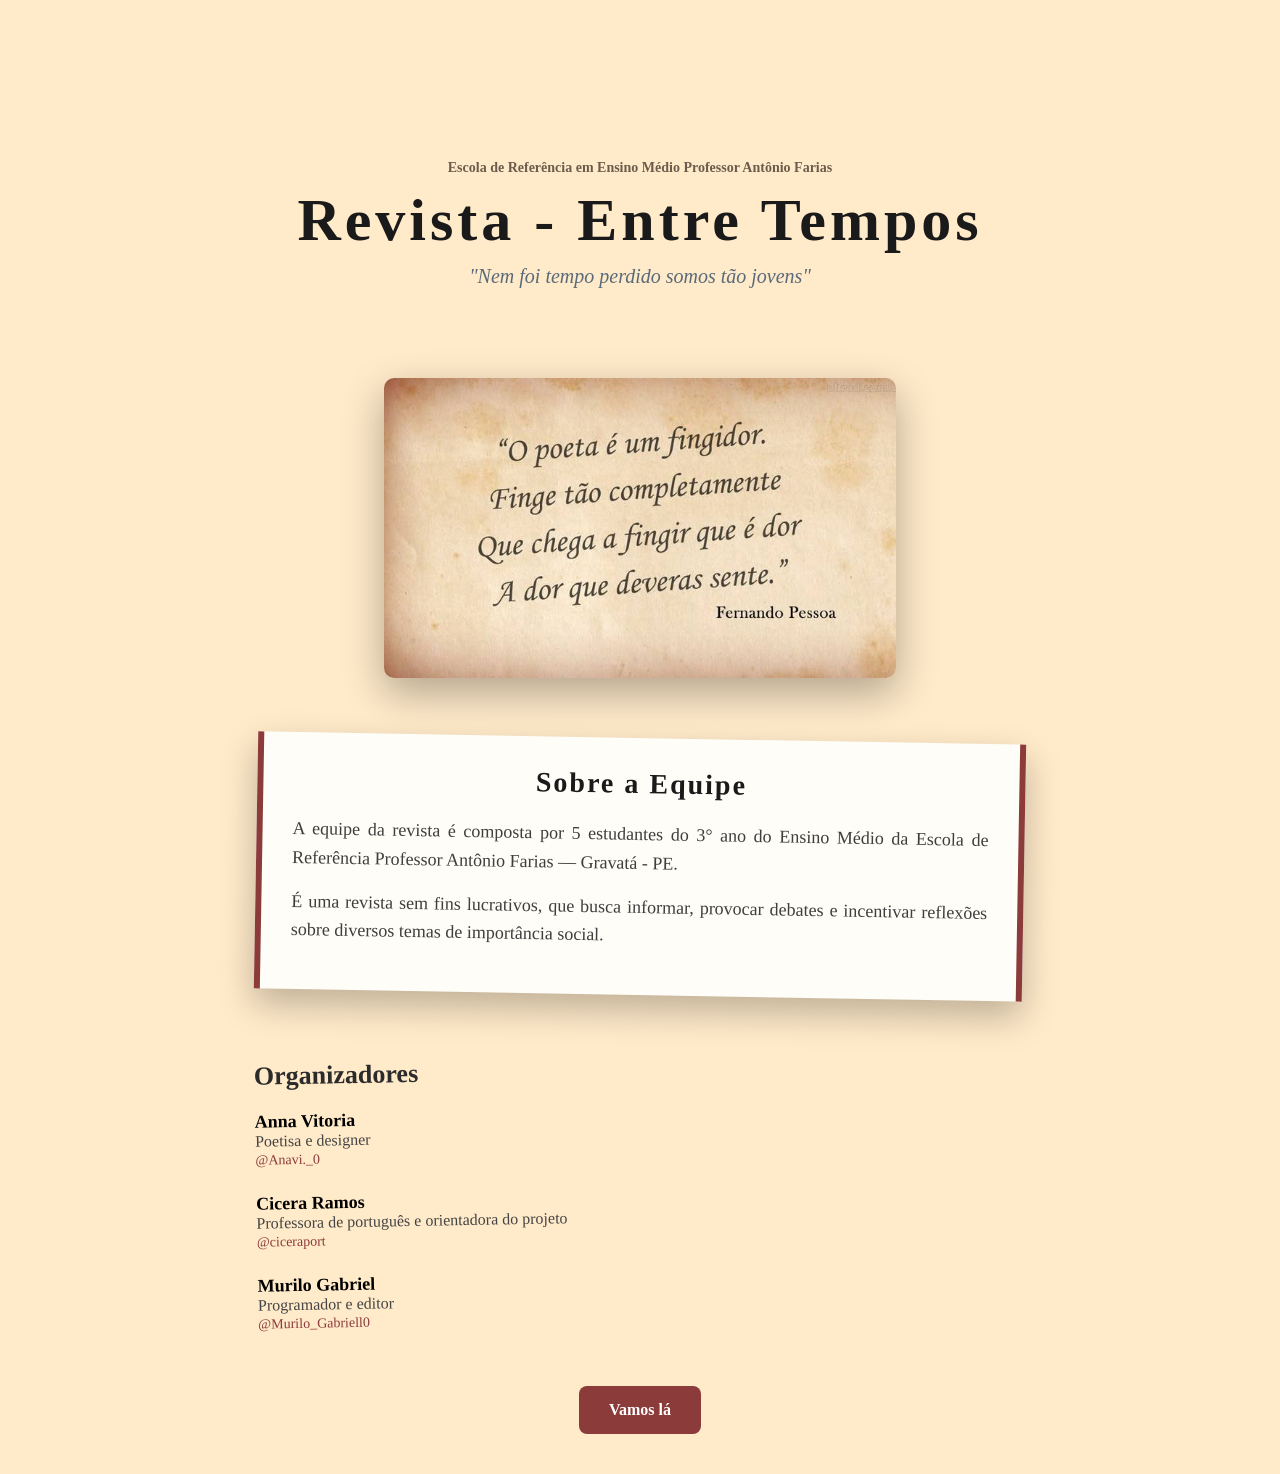
<file: Revista Eletronica/index.html>
<!DOCTYPE html>
<html lang="pt-BR">
<head>
  <meta charset="UTF-8">
  <meta name="viewport" content="width=device-width, initial-scale=1.0">
  <title>Revista Entre Tempos</title>
  <link rel="stylesheet" href="css/style.css">
</head>
<body>

<section class="hero-text">
  <h2>Escola de Referência em Ensino Médio Professor Antônio Farias</h2>
  <h1>Revista - Entre Tempos</h1>
  <p>"Nem foi tempo perdido somos tão jovens"</p>
</section>

<section class="carousel">
  <div class="slides">

    <div class="slide">
      <img src="img/banner1.jpeg" alt="">
    </div>

    <div class="slide">
      <img src="img/banner2.jpeg" alt="">
    </div>

    <div class="slide">
      <img src="img/banner3.jpeg" alt="">
    </div>

  </div>
</section>

   <section class="sobre-revista">

  <div class="sobre-card">
    <h2>Sobre a Equipe</h2>

    <p>
      A equipe da revista é composta por 5 estudantes do 3° ano do Ensino Médio
      da Escola de Referência Professor Antônio Farias — Gravatá - PE.
    </p>

    <p>
      É uma revista sem fins lucrativos, que busca informar, provocar debates
      e incentivar reflexões sobre diversos temas de importância social.
    </p>

  </div>

</section>
<section class="organizadores">

  <h2>Organizadores</h2>
<div class="pessoa">
  <strong>Anna Vitoria</strong>
  <p>Poetisa e designer</p>
  <a href="https://www.instagram.com/anavi._0" target="_blank">@Anavi._0</a>
</div>

<div class="pessoa">
  <strong>Cicera Ramos</strong>
  <p>Professora de português e orientadora do projeto</p>
  <a href="https://www.instagram.com/ciceraport" target="_blank">@ciceraport</a>
</div>

<div class="pessoa">
  <strong>Murilo Gabriel</strong>
  <p>Programador e editor</p>
  <a href="https://www.instagram.com/murilo_gabriell0" target="_blank">@Murilo_Gabriell0</a>
</div>
</section>


<section class="acesso-folha">
  <a href="folha.html" class="botao-folha">Vamos lá</a>
</section>



<script src="js/script.js"></script>
</body>
</html>
</file>
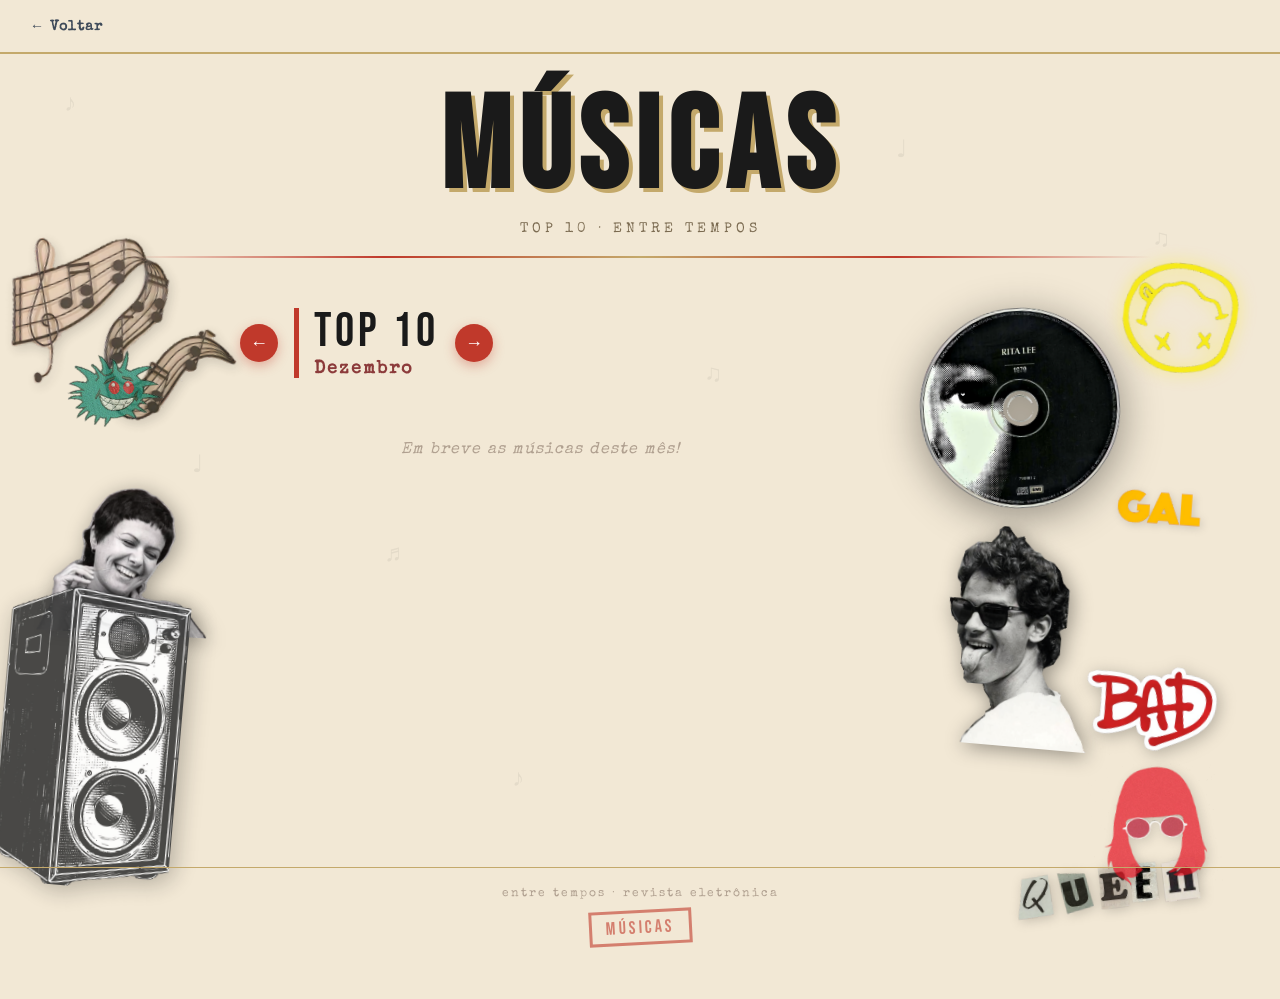
<file: topicos/musica/musica.html>
<!DOCTYPE html>
<html lang="pt-BR">
<head>
  <meta charset="UTF-8">
  <meta name="viewport" content="width=device-width, initial-scale=1.0">
  <title>Músicas - Entre Tempos</title>
  <link rel="preconnect" href="https://fonts.googleapis.com">
  <link href="https://fonts.googleapis.com/css2?family=Bebas+Neue&family=Special+Elite&family=Permanent+Marker&display=swap" rel="stylesheet">
  <link rel="stylesheet" href="musica.css">
</head>
<body>

<!-- Notas musicais flutuantes de fundo -->
<div class="notas-musicais">
  <span class="nota" style="top:10%;left:5%;animation-delay:0s">♪</span>
  <span class="nota" style="top:25%;left:90%;animation-delay:1s">♫</span>
  <span class="nota" style="top:50%;left:15%;animation-delay:2s">♩</span>
  <span class="nota" style="top:70%;left:80%;animation-delay:3s">♬</span>
  <span class="nota" style="top:85%;left:40%;animation-delay:1.5s">♪</span>
  <span class="nota" style="top:40%;left:55%;animation-delay:3.5s">♫</span>
  <span class="nota" style="top:15%;left:70%;animation-delay:2.5s">♩</span>
  <span class="nota" style="top:60%;left:30%;animation-delay:0.8s">♬</span>
</div>

<header>
  <a href="../../folha.html">← Voltar</a>
</header>

<div class="page-titulo">
  <h1>MÚSICAS</h1>
  <p class="subtitulo">top 10 · entre tempos</p>
</div>
<div class="divisor"></div>

<div class="mural-musica">

  <!-- ── Decorações espalhadas ── -->
  <img src="img/notas_musicais.png"  alt="Notas"         class="img-deco img-notas">
  <img src="img/mulher_foto.png"     alt="Artista"        class="img-deco img-mulher">
  <img src="img/caixa_som.png"       alt="Caixa de som"   class="img-deco img-caixasom">
  <img src="img/logo_nirvana.png"    alt="Nirvana"        class="img-deco img-nirvana">
  <img src="img/queen_texto.png"     alt="Queen"          class="img-deco img-queen">
  <img src="img/bad_logo.png"        alt="Bad"            class="img-deco img-bad">

  <!-- Imagens antigas mantidas -->
  <img src="img/rita_silhueta.png"   alt="Rita Lee"       class="img-deco img-rita-silhueta">
  <img src="img/gal_logo.png"        alt="GAL"            class="img-deco img-gal">
  <img src="img/monstro_verde.png"   alt="Mascote"        class="img-deco img-monstro">

  <div class="top10-wrapper">

    <!-- LISTA TOP 10 -->
    <div class="top10-lista">

      <!-- Navegação de mês -->
      <div class="nav-mes">
        <button class="seta-mes" id="seta-esq" aria-label="Mês anterior">&#8592;</button>
        <div class="top10-titulo">
          TOP 10
          <span class="mes-label" id="mes-atual">Junho</span>
        </div>
        <button class="seta-mes" id="seta-dir" aria-label="Próximo mês">&#8594;</button>
      </div>

      <!-- Lista gerada pelo JS -->
      <ul class="lista-musicas" id="lista-musicas"></ul>

    </div>

    <!-- COLUNA DIREITA -->
    <div class="decoracao-direita">
      <img src="img/rita_cd.png"      alt="CD Rita Lee" class="cd-destaque">
      <img src="img/homem_oculos.png" alt="Artista"     class="foto-homem">
    </div>

  </div>
</div>

<div class="rodape-musica">
  <div>entre tempos · revista eletrônica</div>
  <div class="carimbo">MÚSICAS</div>
</div>

<script src="musica.js"></script>
</body>
</html>
</file>
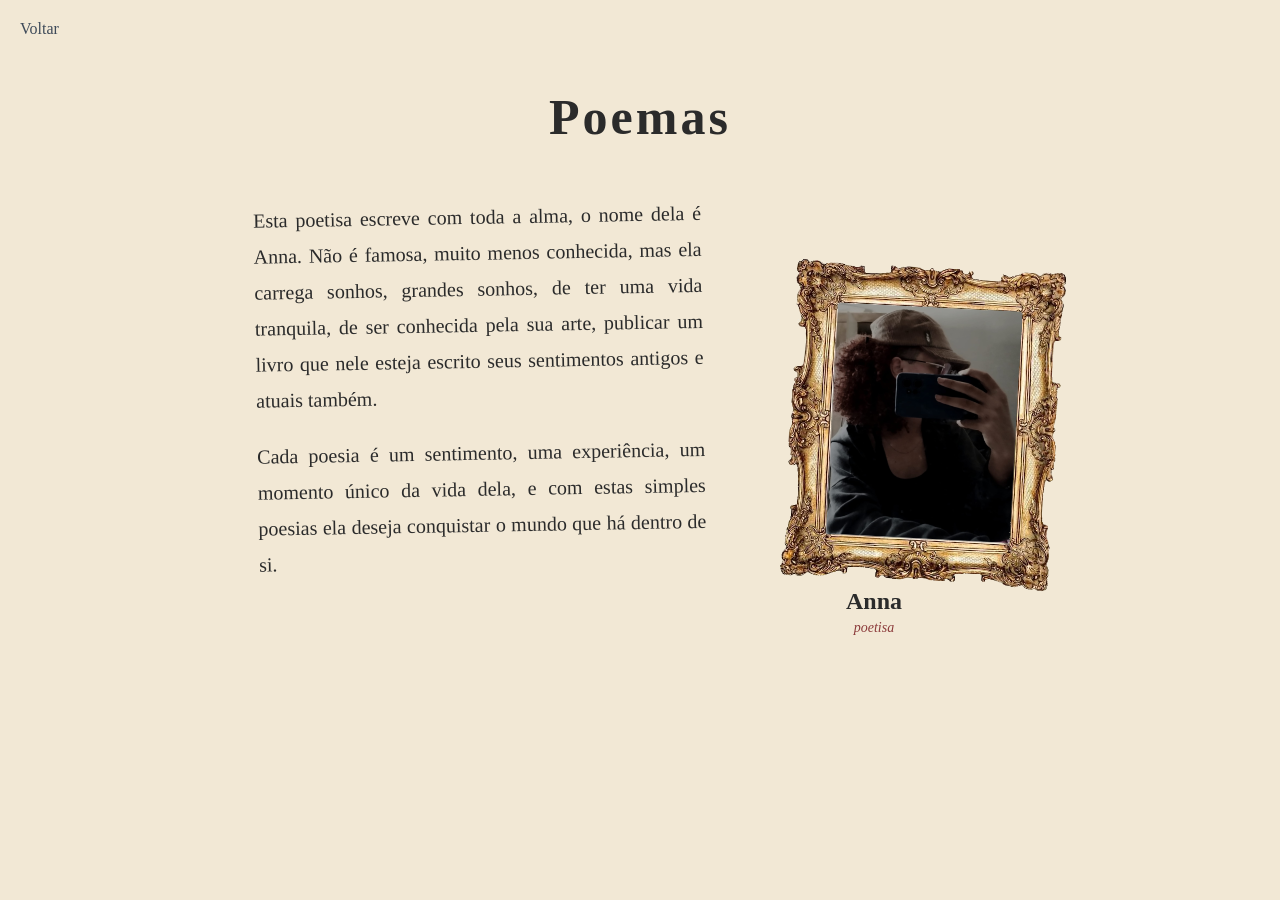
<file: topicos/poemas/poemas.html>
<!DOCTYPE html>
<html lang="pt-BR">
<head>
  <meta charset="UTF-8">
  <title>Poemas - Revista Contramão</title>
  <link rel="stylesheet" href="poemas.css">
</head>
<body>

<header>
  <nav>
    <a href="/folha.html">Voltar</a>
  </nav>
</header>

<section class="poesia-container">

  <h1 class="titulo">Poemas</h1>

  <div class="autor-box">
    <img src="anna.png" alt="Anna" class="foto-autora">
    
    <div class="info-autora">
      <h2>Anna</h2>
      <p class="sub">poetisa</p>
    </div>
  </div>

  <div class="texto-poesia">
    <p>
      Esta poetisa escreve com toda a alma, o nome dela é Anna. Não é famosa, muito menos conhecida, 
      mas ela carrega sonhos, grandes sonhos, de ter uma vida tranquila, de ser conhecida pela sua arte, 
      publicar um livro que nele esteja escrito seus sentimentos antigos e atuais também.
    </p>

    <p>
      Cada poesia é um sentimento, uma experiência, um momento único da vida dela, 
      e com estas simples poesias ela deseja conquistar o mundo que há dentro de si.
  </div>

</section>

</body>
</html>
</file>
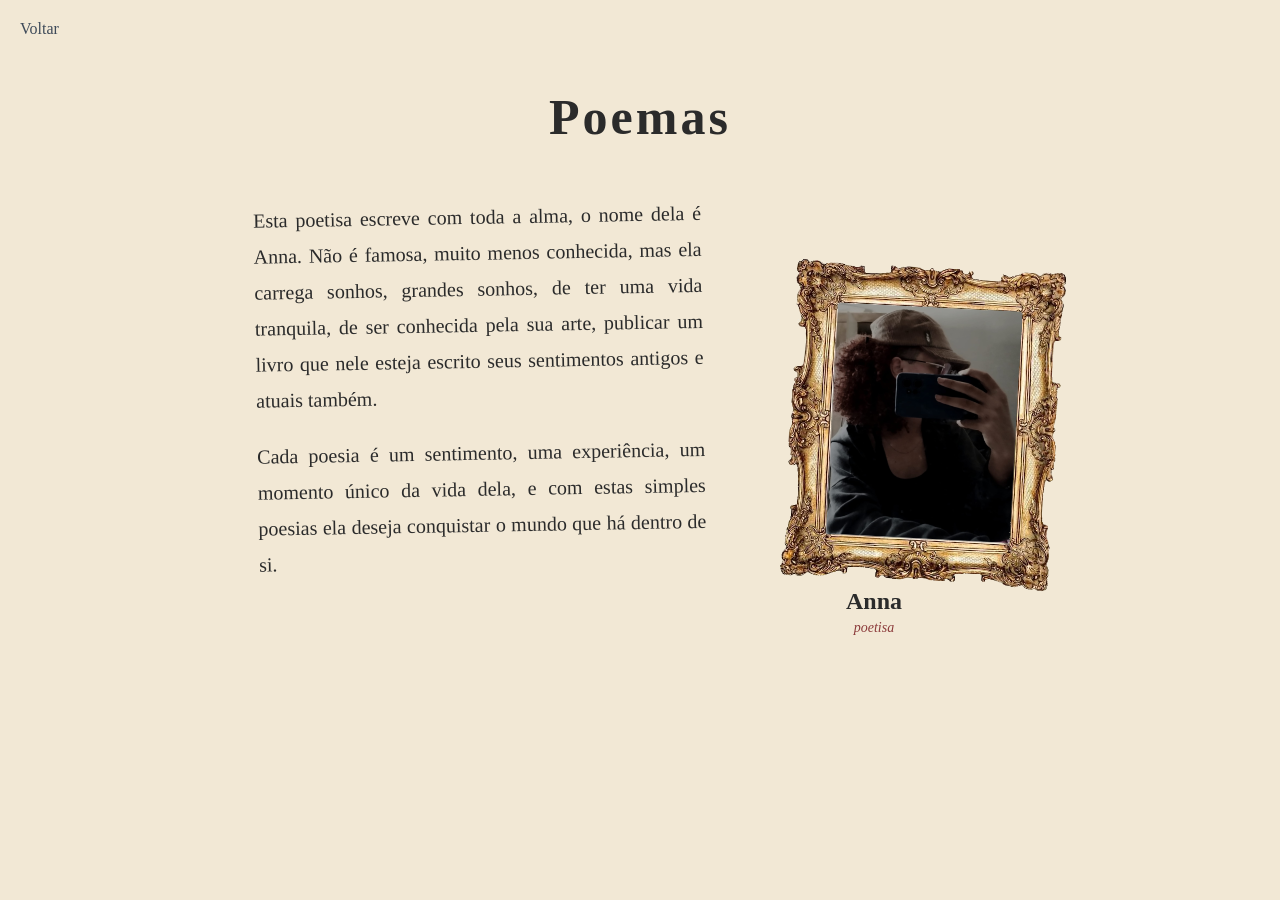
<file: Revista Eletronica/topicos/poemas/poemas.html>
<!DOCTYPE html>
<html lang="pt-BR">
<head>
  <meta charset="UTF-8">
  <title>Poemas - Revista Contramão</title>
  <link rel="stylesheet" href="poemas.css">
</head>
<body>

<header>
  <nav>
    <a href="/Revista Eletronica/folha.html">Voltar</a>
  </nav>
</header>

<section class="poesia-container">

  <h1 class="titulo">Poemas</h1>

  <div class="autor-box">
    <img src="anna.png" alt="Anna" class="foto-autora">
    
    <div class="info-autora">
      <h2>Anna</h2>
      <p class="sub">poetisa</p>
    </div>
  </div>

  <div class="texto-poesia">
    <p>
      Esta poetisa escreve com toda a alma, o nome dela é Anna. Não é famosa, muito menos conhecida, 
      mas ela carrega sonhos, grandes sonhos, de ter uma vida tranquila, de ser conhecida pela sua arte, 
      publicar um livro que nele esteja escrito seus sentimentos antigos e atuais também.
    </p>

    <p>
      Cada poesia é um sentimento, uma experiência, um momento único da vida dela, 
      e com estas simples poesias ela deseja conquistar o mundo que há dentro de si.
  </div>

</section>

</body>
</html>
</file>
<file: Revista Eletronica/css/style.css>
/* Reset */
* {
  margin: 0;
  padding: 0;
  box-sizing: border-box;
  font-family: "Georgia", "Times New Roman", serif;
}

/* FUNDO PRINCIPAL (PAPEL REALISTA) */
body {
  background: #ffeac9; /* papel claro */
  color: #2b2b2b;
}

/* TEXTURA DE PAPEL */
body::before {
  content: "";
  position: fixed;
  width: 100%;
  height: 100%;
  background: url('https://www.transparenttextures.com/patterns/aged-paper.png');
  opacity: 0.5;
  pointer-events: none;
  z-index: -1;
}

/* HEADER */
header {
  position: fixed;
  top: 0;
  width: 100%;
  height: 70px;
  background: rgba(230, 220, 198, 0.9);
  backdrop-filter: blur(5px);
  display: flex;
  align-items: center;
  z-index: 1000;
  border-bottom: 1px solid rgba(0,0,0,0.1);
}


/* HERO TEXT */
.hero-text {
  margin-top: 110px;
  text-align: center;
  padding: 50px 20px;
}

.hero-text h2 {
  font-size: 14px;
  color: #6d5c4d;
  margin-bottom: 10px;
}

.hero-text h1 {
  font-size: 60px;
  margin-bottom: 10px;
  letter-spacing: 4px;
  color: #1a1a1a;
}

.hero-text p {
  font-style: italic;
  font-size: 20px;
  color: #5a6a7a; /* cinza azulado */
}

/* CARROSSEL ESTILO POLAROID */
/* CARROSSEL SEM BORDA BRANCA */
.carousel {
  width: 40%;
  height: 300px; /* volta altura */
  margin: 40px auto;
  overflow: hidden;
  border-radius: 10px;
  box-shadow: 0 15px 40px rgba(0,0,0,0.3);
}

/* HOVER */
.carousel:hover {
  transform: rotate(0deg) scale(1.02);
}

.slides {
  display: flex;
  height: 100%;
  transition: transform 0.6s ease;
}

.slide {
  min-width: 100%;
  height: 100%;
}


.slide img {
  width: 100%;
  height: 100%;
  object-fit: cover; /* 🔥 preenche tudo */
}




/* BOTÃO PARA IR PRA FOLHA */
.acesso-folha {
  text-align: center;
  margin: 40px 0;
}

.botao-folha {
  display: inline-block;
  padding: 15px 30px;
  background: #8c3b3b; /* vermelho queimado */
  color: white;
  text-decoration: none;
  font-weight: bold;
  border-radius: 8px;
  transition: 0.3s;
}

/* Hover */
.botao-folha:hover {
  background: #000;
  transform: scale(1.05);
}



/* BLOCO SOBRE A REVISTA */
.sobre-revista {
  display: flex;
  justify-content: center;
  margin: 60px 0;
}

/* CARD ESTILO RECORTE */
.sobre-card {
  width: 60%;
  background: #fffdf7;
  padding: 30px;
  box-shadow: 0 15px 35px rgba(0,0,0,0.25);
  transform: rotate(1deg);
  border-left: 6px solid #8c3b3b;
  border-right: 6px solid #8c3b3b;
  transition: 0.3s;
}

/* HOVER */
.sobre-card:hover {
  transform: rotate(0deg) scale(1.02);
}

/* TÍTULO */
.sobre-card h2 {
  text-align: center;
  margin-bottom: 20px;
  font-size: 28px;
  letter-spacing: 2px;
  color: #1a1a1a;
}

/* TEXTO */
.sobre-card p {
  font-size: 18px;
  line-height: 1.6;
  color: #3e3e3e;
  margin-bottom: 15px;
  text-align: justify;
}





/* ORGANIZADORES (SEM CARD) */
.organizadores {
  width: 60%;
  margin: 60px auto;
  transform: rotate(-1deg);
}

/* TÍTULO */
.organizadores h2 {
  font-size: 26px;
  margin-bottom: 20px;
}

/* CADA PESSOA */
.pessoa {
  margin-bottom: 25px;
}

/* NOME */
.pessoa strong {
  font-size: 18px;
  color: #000;
}

/* FUNÇÃO */
.pessoa p {
  font-size: 16px;
  color: #444;
}

/* INSTAGRAM */
.pessoa span {
  font-size: 14px;
  color: #8c3b3b;
}




.pessoa a {
  color: #8c3b3b;      /* cor do seu tema */
  text-decoration: none; /* remove sublinhado */
  font-size: 14px;
}

.pessoa a:hover {
  color: #000;         /* muda cor ao passar o mouse */
}








/* ========================= */
/* 📱 RESPONSIVIDADE MOBILE */
/* ========================= */
@media (max-width: 768px) {

  /* HERO */
  .hero-text {
    margin-top: 60px;
    padding: 30px 15px;
  }

  .hero-text h1 {
    font-size: 32px;
    letter-spacing: 2px;
  }

  .hero-text h2 {
    font-size: 12px;
  }

  .hero-text p {
    font-size: 16px;
  }

  /* CARROSSEL */
.carousel {
  width: 90%;
  height: 300px;
}

  /* SOBRE */
  .sobre-card {
    width: 90%;
    padding: 20px;
    transform: rotate(0deg);
  }

  .sobre-card h2 {
    font-size: 22px;
  }

  .sobre-card p {
    font-size: 16px;
  }

  /* ORGANIZADORES */
  .organizadores {
    width: 90%;
    transform: rotate(0deg);
  }

  .organizadores h2 {
    font-size: 22px;
  }

  .pessoa strong {
    font-size: 16px;
  }

  .pessoa p {
    font-size: 14px;
  }

  .pessoa a {
    font-size: 13px;
  }

  /* BOTÃO */
  .botao-folha {
    padding: 12px 20px;
    font-size: 14px;
  }

}
</file>
<file: topicos/musica/musica.css>
/* =============================================
   MUSICA.CSS — Entre Tempos · Página de Músicas
   ============================================= */

* {
  margin: 0;
  padding: 0;
  box-sizing: border-box;
}

body {
  background: #f2e8d5;
  font-family: 'Special Elite', serif;
  min-height: 100vh;
  overflow-x: hidden;
}

/* Textura papel */
body::before {
  content: "";
  position: fixed;
  inset: 0;
  background: url('https://www.transparenttextures.com/patterns/aged-paper.png');
  opacity: 0.4;
  pointer-events: none;
  z-index: 0;
}

/* ─── HEADER ─── */
header {
  position: relative;
  z-index: 10;
  padding: 18px 30px;
  display: flex;
  align-items: center;
  gap: 20px;
  border-bottom: 2px solid #c4a96b;
}

header a {
  text-decoration: none;
  color: #3e4a59;
  font-weight: bold;
  font-family: 'Special Elite', serif;
  font-size: 14px;
  letter-spacing: 1px;
  transition: color 0.2s;
}

header a:hover { color: #c0392b; }

/* ─── TÍTULO PRINCIPAL ─── */
.page-titulo {
  position: relative;
  z-index: 5;
  text-align: center;
  padding: 30px 20px 10px;
}

.page-titulo h1 {
  font-family: 'Bebas Neue', sans-serif;
  font-size: clamp(60px, 12vw, 130px);
  color: #1a1a1a;
  letter-spacing: 8px;
  line-height: 1;
  text-shadow: 4px 4px 0 #c4a96b;
}

.page-titulo .subtitulo {
  font-family: 'Special Elite', serif;
  font-size: 14px;
  color: #7a6a50;
  letter-spacing: 4px;
  text-transform: uppercase;
  margin-top: 8px;
}

/* ─── DIVISOR ─── */
.divisor {
  position: relative;
  z-index: 5;
  width: 80%;
  margin: 10px auto 30px;
  height: 2px;
  background: linear-gradient(to right, transparent, #c0392b, #c4a96b, #c0392b, transparent);
}

/* ─── MURAL CONTAINER ─── */
.mural-musica {
  position: relative;
  z-index: 5;
  max-width: 1100px;
  margin: 0 auto;
  padding: 20px 30px 120px;
}

/* ─── NAVEGAÇÃO DE MÊS ─── */
.nav-mes {
  display: flex;
  align-items: center;
  justify-content: flex-start;
  gap: 16px;
  margin-bottom: 24px;
}

.top10-titulo {
  font-family: 'Bebas Neue', sans-serif;
  font-size: 48px;
  color: #1a1a1a;
  letter-spacing: 4px;
  border-left: 5px solid #c0392b;
  padding-left: 15px;
  line-height: 1;
}

.top10-titulo .mes-label {
  font-family: 'Special Elite', serif;
  font-size: 18px;
  color: #8c3b3b;
  font-weight: 700;
  letter-spacing: 2px;
  text-transform: capitalize;
  display: block;
  margin-top: 4px;
}

.seta-mes {
  background: #c0392b;
  color: #fff;
  border: none;
  width: 38px;
  height: 38px;
  border-radius: 50%;
  font-size: 18px;
  cursor: pointer;
  flex-shrink: 0;
  transition: background 0.2s, transform 0.15s;
  box-shadow: 0 4px 12px rgba(192, 57, 43, 0.35);
  display: flex;
  align-items: center;
  justify-content: center;
  line-height: 1;
}

.seta-mes:hover {
  background: #922b21;
  transform: scale(1.1);
}

.seta-mes:active {
  transform: scale(0.93);
}

/* ─── LAYOUT WRAPPER ─── */
.top10-wrapper {
  display: flex;
  gap: 40px;
  align-items: flex-start;
  flex-wrap: wrap;
}

.top10-lista {
  flex: 1;
  min-width: 280px;
  padding-left: 120px;
}

/* ─── ITENS DA LISTA ─── */
.lista-musicas {
  list-style: none;
  display: flex;
  flex-direction: column;
}

.musica-item {
  display: flex;
  align-items: baseline;
  gap: 12px;
  padding: 12px 0;
  border-bottom: 1px dashed #c4a96b;
  transition: transform 0.2s;
  animation: entrar 0.35s ease both;
}

.musica-item:hover { transform: translateX(6px); }

@keyframes entrar {
  from { opacity: 0; transform: translateX(-18px); }
  to   { opacity: 1; transform: translateX(0); }
}

.musica-num {
  font-family: 'Bebas Neue', sans-serif;
  font-size: 32px;
  color: #c0392b;
  min-width: 45px;
  line-height: 1;
}

.musica-info {
  display: flex;
  flex-direction: column;
}

.musica-nome {
  font-family: 'Special Elite', serif;
  font-size: 17px;
  color: #1a1a1a;
  font-weight: bold;
}

.musica-artista {
  font-family: 'Special Elite', serif;
  font-size: 13px;
  color: #7a6a50;
  font-style: italic;
  margin-top: 1px;
}

.vazio {
  text-align: center;
  color: #b0a090;
  font-style: italic;
  padding: 40px 0;
  font-size: 16px;
  letter-spacing: 1px;
}

/* ─── COLUNA DIREITA (DECORAÇÃO) ─── */
.decoracao-direita {
  width: 280px;
  position: relative;
  display: flex;
  flex-direction: column;
  align-items: center;
  gap: 20px;
}

/* ─── IMAGENS DECORATIVAS ─── */
.img-deco {
  position: absolute;
  pointer-events: none;
}

/* Notas musicais — canto superior esquerdo, grande e suave */
.img-notas {
  top: -60px;
  left: -80px;
  width: 220px;
  transform: rotate(-8deg);
  opacity: 0.85;
  filter: drop-shadow(2px 4px 6px rgba(0,0,0,0.18));
}

/* Mulher P&B — lado esquerdo, como "artista destaque" */
.img-mulher {
  top: 200px;
  left: -50px;
  width: 170px;
  transform: rotate(3deg);
  filter: drop-shadow(3px 3px 10px rgba(0,0,0,0.35)) grayscale(20%);
}

/* Caixa de som — canto inferior esquerdo, grande */
.img-caixasom {
  bottom: -20px;
  left: -90px;
  width: 180px;
  transform: rotate(5deg);
  filter: drop-shadow(4px 4px 12px rgba(0,0,0,0.3));
  opacity: 0.9;
}

/* Logo Nirvana — amarelo, flutua à direita no topo */
.img-nirvana {
  top: -40px;
  right: -60px;
  width: 140px;
  transform: rotate(6deg);
  filter: drop-shadow(0 0 8px rgba(255, 238, 0, 0.5));
}

/* Queen — canto superior direito */
.img-queen {
  top: 500px;
  right: -20px;
  width: 200px;
  transform: rotate(-7deg);
  filter: drop-shadow(2px 2px 6px rgba(0,0,0,0.2));
}

/* BAD (Michael Jackson) — inferior direito */
.img-bad {
  bottom: 80px;
  right: -40px;
  width: 160px;
  transform: rotate(8deg);
  filter: drop-shadow(3px 3px 8px rgba(0,0,0,0.25));
}

/* Imagens originais */
.img-rita-silhueta {
  bottom: -30px;
  right: -30px;
  width: 130px;
  transform: rotate(-4deg);
  filter: drop-shadow(3px 3px 6px rgba(0,0,0,0.2));
  opacity: 0.7;
}

.img-gal {
  top: 200px;
  right: -20px;
  width: 100px;
  transform: rotate(4deg);
  filter: drop-shadow(2px 2px 4px rgba(0,0,0,0.15));
}

.img-monstro {
  bottom: 400px;
  left: -60px;
  width: 170px;
  transform: rotate(-6deg);
  opacity: 0.8;
}

/* ─── COLUNA DIREITA ─── */
.cd-destaque {
  width: 200px;
  margin: 0 auto;
  filter: drop-shadow(0 8px 20px rgba(0,0,0,0.4));
  transform: rotate(-4deg);
  transition: transform 0.3s;
}

.cd-destaque:hover { transform: rotate(0deg) scale(1.05); }

.foto-homem {
  width: 150px;
  filter: drop-shadow(3px 3px 10px rgba(0,0,0,0.4));
  transform: rotate(5deg);
}

/* ─── NOTAS MUSICAIS DE FUNDO ─── */
.notas-musicais {
  position: fixed;
  top: 0; left: 0;
  width: 100%; height: 100%;
  pointer-events: none;
  z-index: 1;
  overflow: hidden;
}

.nota {
  position: absolute;
  font-size: 24px;
  opacity: 0.06;
  color: #1a1a1a;
  animation: flutuar 8s infinite ease-in-out;
}

@keyframes flutuar {
  0%, 100% { transform: translateY(0) rotate(0deg); }
  50%       { transform: translateY(-20px) rotate(10deg); }
}

/* ─── RODAPÉ ─── */
.rodape-musica {
  position: relative;
  z-index: 5;
  text-align: center;
  padding: 20px;
  font-family: 'Special Elite', serif;
  font-size: 12px;
  color: #b0a090;
  letter-spacing: 2px;
  border-top: 1px solid #c4a96b;
}

.carimbo {
  display: inline-block;
  border: 3px solid #c0392b;
  color: #c0392b;
  padding: 4px 14px;
  font-family: 'Bebas Neue', sans-serif;
  font-size: 18px;
  letter-spacing: 3px;
  transform: rotate(-3deg);
  opacity: 0.6;
  margin-top: 10px;
}

/* ─── RESPONSIVO ─── */
@media (max-width: 600px) {
  .nav-mes { gap: 10px; }
  .seta-mes { width: 32px; height: 32px; font-size: 15px; }
  .top10-titulo { font-size: 36px; }
  .decoracao-direita { display: none; }
  .img-deco { display: none; }
  .top10-lista { padding-left: 0; }
}
</file>
<file: topicos/poemas/poemas.css>
/* Reset */
  * {
    margin: 0;
    padding: 0;
    box-sizing: border-box;
    font-family: "Georgia", serif;
  }

  /* Fundo */
  body {
    background: #f2e8d5;
    color: #2b2b2b;
  }

  /* textura */
  body::before {
    content: "";
    position: fixed;
    width: 100%;
    height: 100%;
    background: url('https://www.transparenttextures.com/patterns/aged-paper.png');
    opacity: 0.4;
    pointer-events: none;
  }

  /* Header */
  header {
    padding: 20px;
  }

  nav a {
    text-decoration: none;
    color: #3e4a59;
  }





  
  /* Container */
  .poesia-container {
    width: 60%;
    margin: 30px auto;
    position: relative;
    text-align: center;
  }

  /* Título */
  .titulo {
    font-size: 50px;
    margin-bottom: 10px;
    letter-spacing: 3px;
  }

  /* Autora */
  .autora {
    font-size: 18px;
    color: #8c3b3b;
    margin-bottom: 40px;
    font-style: italic;
  }

  /* Texto */
  .texto-poesia {
    font-size: 20px;
    line-height: 1.8;
    text-align: justify;
    padding-right: 320px; /* espaço reservado pra imagem */
  }

  /* Espaçamento entre parágrafos */
  .texto-poesia p {
    margin-bottom: 20px;
  }

  /* Efeito leve */
  .texto-poesia {
    transform: rotate(-1deg);
  }



  /* BLOCO AUTORA */
  .autor-box {
    display: flex;
    align-items: center;
    justify-content: center;
    gap: 20px;
    margin-bottom: 40px;
  }


  /*FOTO*/
  .foto-autora {
    width: 300px;
    height: auto;
    object-fit: cover;

    position: absolute;   /* 🔥 tira do fluxo */
    right: -50px;          /* 🔥 joga pra direita */
    top: 160px;           /* 🔥 ajusta altura */

    transform: rotate(3deg);
  }




  /* INFO */
.info-autora {
  position: absolute;
  right: 0;
  top: 500px; /* ajusta */
  width: 300px;
  text-align: center;
}

.info-autora h2 {
  font-size: 24px;
  margin-bottom: 5px;
}

.sub {
  font-size: 14px;
  color: #8c3b3b;
  font-style: italic;
}



  .autor-box {
    display: flex;
    flex-direction: column; /* 🔥 empilha */
    align-items: center;    /* 🔥 centraliza */
    margin-bottom: 40px;
  }
</file>
<file: Revista Eletronica/topicos/poemas/poemas.css>
/* Reset */
  * {
    margin: 0;
    padding: 0;
    box-sizing: border-box;
    font-family: "Georgia", serif;
  }

  /* Fundo */
  body {
    background: #f2e8d5;
    color: #2b2b2b;
  }

  /* textura */
  body::before {
    content: "";
    position: fixed;
    width: 100%;
    height: 100%;
    background: url('https://www.transparenttextures.com/patterns/aged-paper.png');
    opacity: 0.4;
    pointer-events: none;
  }

  /* Header */
  header {
    padding: 20px;
  }

  nav a {
    text-decoration: none;
    color: #3e4a59;
  }





  
  /* Container */
  .poesia-container {
    width: 60%;
    margin: 30px auto;
    position: relative;
    text-align: center;
  }

  /* Título */
  .titulo {
    font-size: 50px;
    margin-bottom: 10px;
    letter-spacing: 3px;
  }

  /* Autora */
  .autora {
    font-size: 18px;
    color: #8c3b3b;
    margin-bottom: 40px;
    font-style: italic;
  }

  /* Texto */
  .texto-poesia {
    font-size: 20px;
    line-height: 1.8;
    text-align: justify;
    padding-right: 320px; /* espaço reservado pra imagem */
  }

  /* Espaçamento entre parágrafos */
  .texto-poesia p {
    margin-bottom: 20px;
  }

  /* Efeito leve */
  .texto-poesia {
    transform: rotate(-1deg);
  }



  /* BLOCO AUTORA */
  .autor-box {
    display: flex;
    align-items: center;
    justify-content: center;
    gap: 20px;
    margin-bottom: 40px;
  }


  /*FOTO*/
  .foto-autora {
    width: 300px;
    height: auto;
    object-fit: cover;

    position: absolute;   /* 🔥 tira do fluxo */
    right: -50px;          /* 🔥 joga pra direita */
    top: 160px;           /* 🔥 ajusta altura */

    transform: rotate(3deg);
  }




  /* INFO */
.info-autora {
  position: absolute;
  right: 0;
  top: 500px; /* ajusta */
  width: 300px;
  text-align: center;
}

.info-autora h2 {
  font-size: 24px;
  margin-bottom: 5px;
}

.sub {
  font-size: 14px;
  color: #8c3b3b;
  font-style: italic;
}



  .autor-box {
    display: flex;
    flex-direction: column; /* 🔥 empilha */
    align-items: center;    /* 🔥 centraliza */
    margin-bottom: 40px;
  }
</file>
